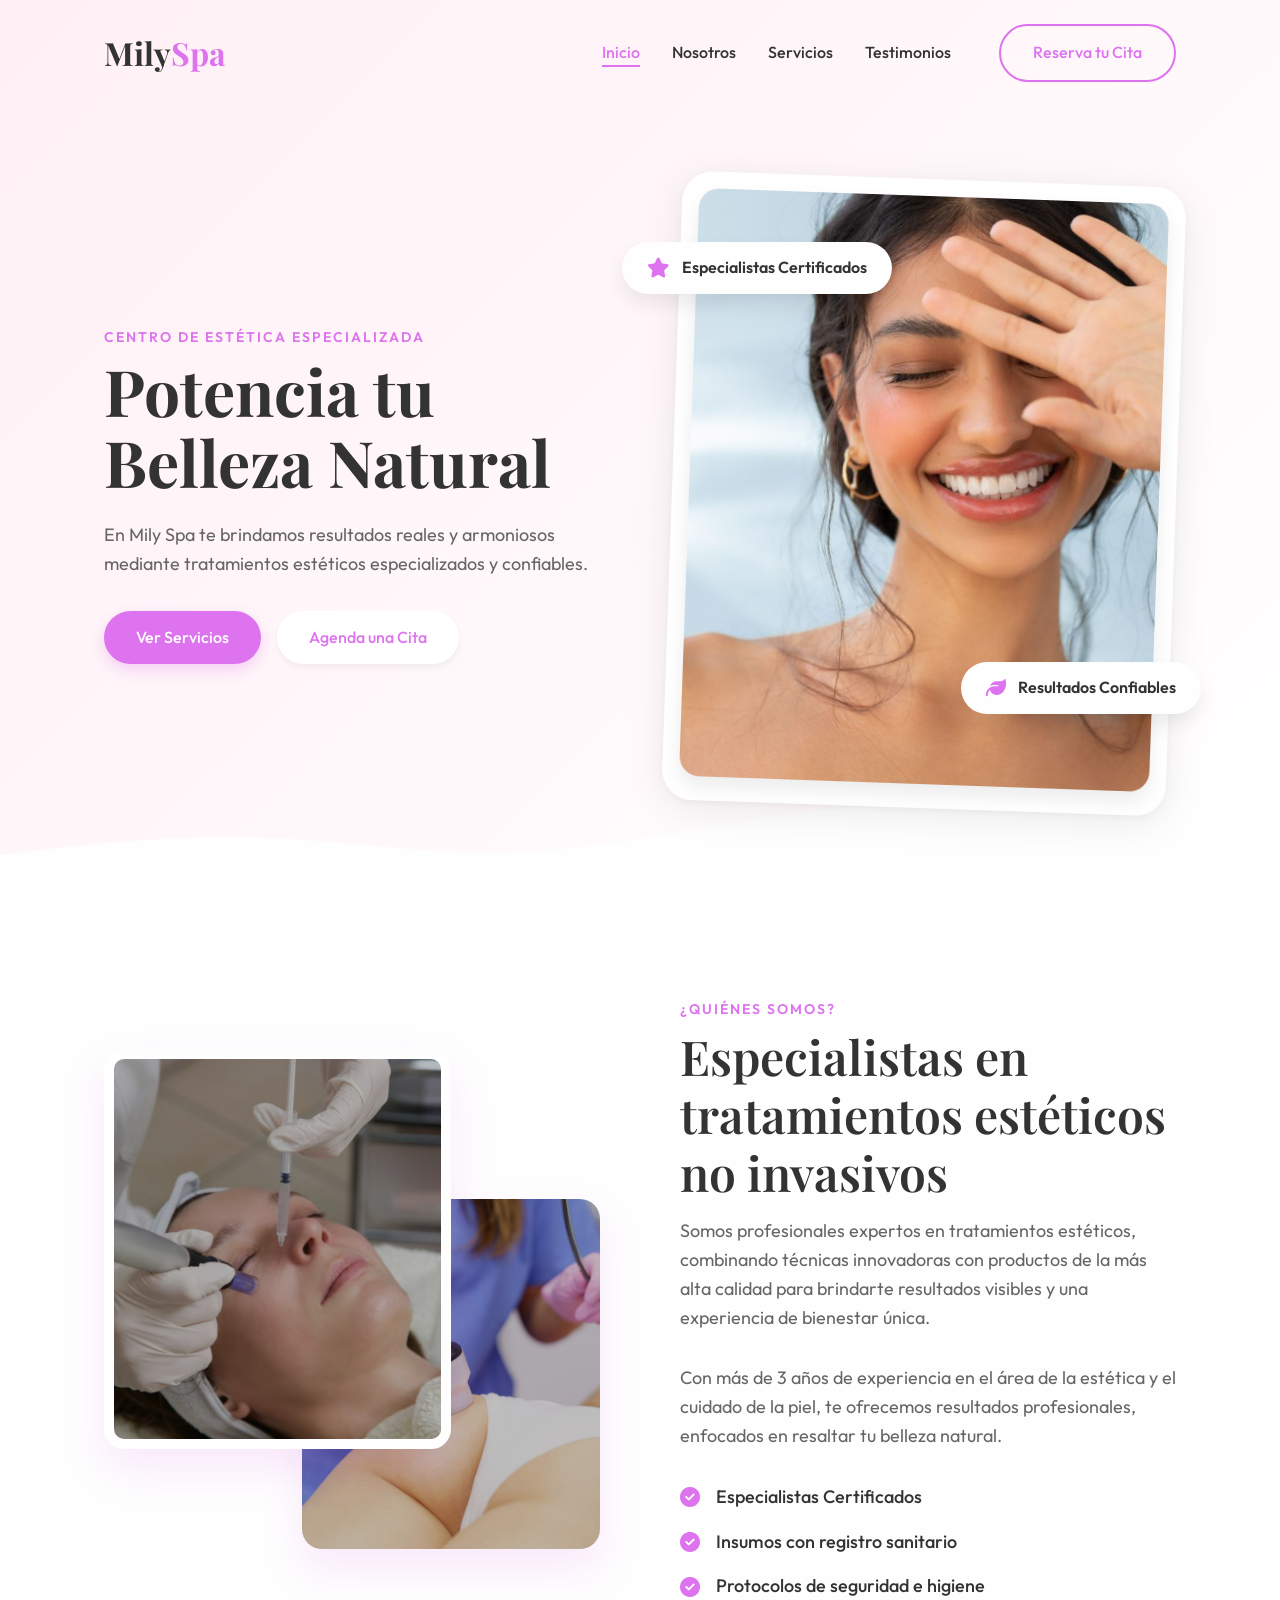
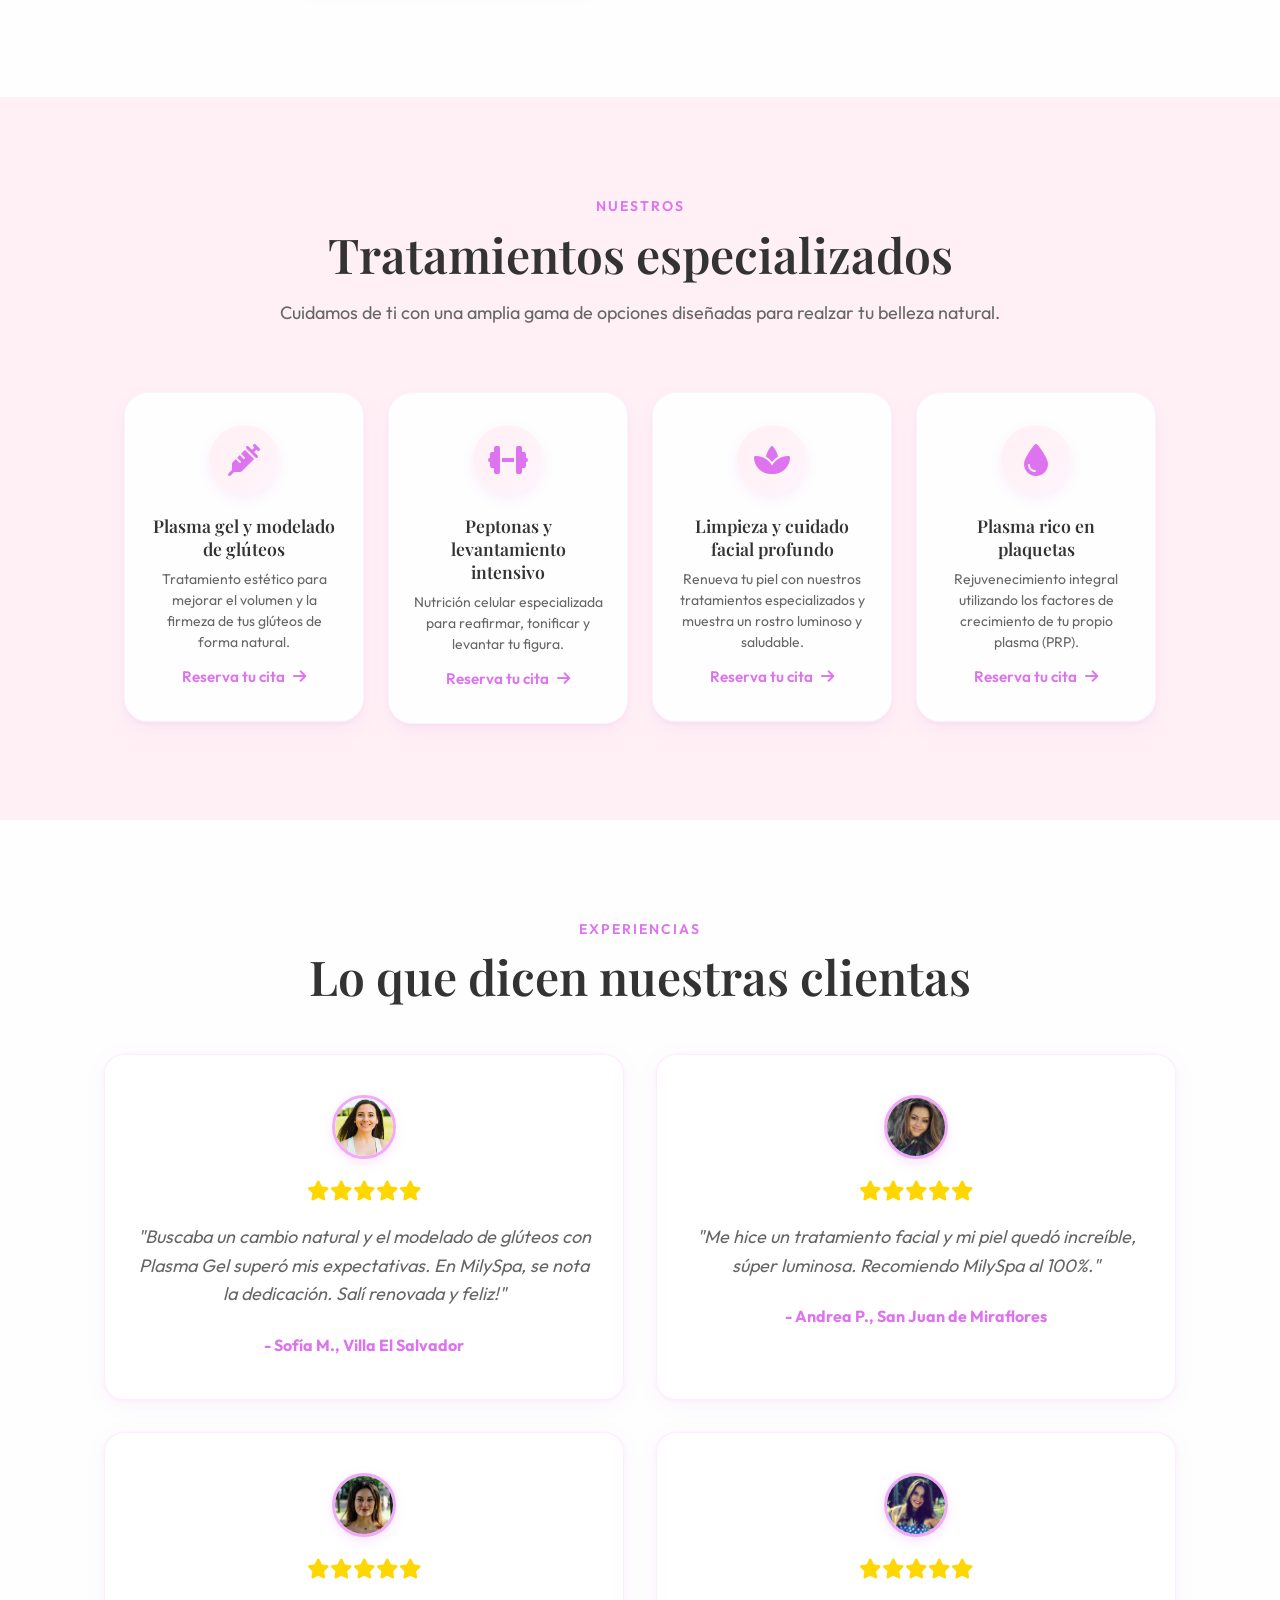
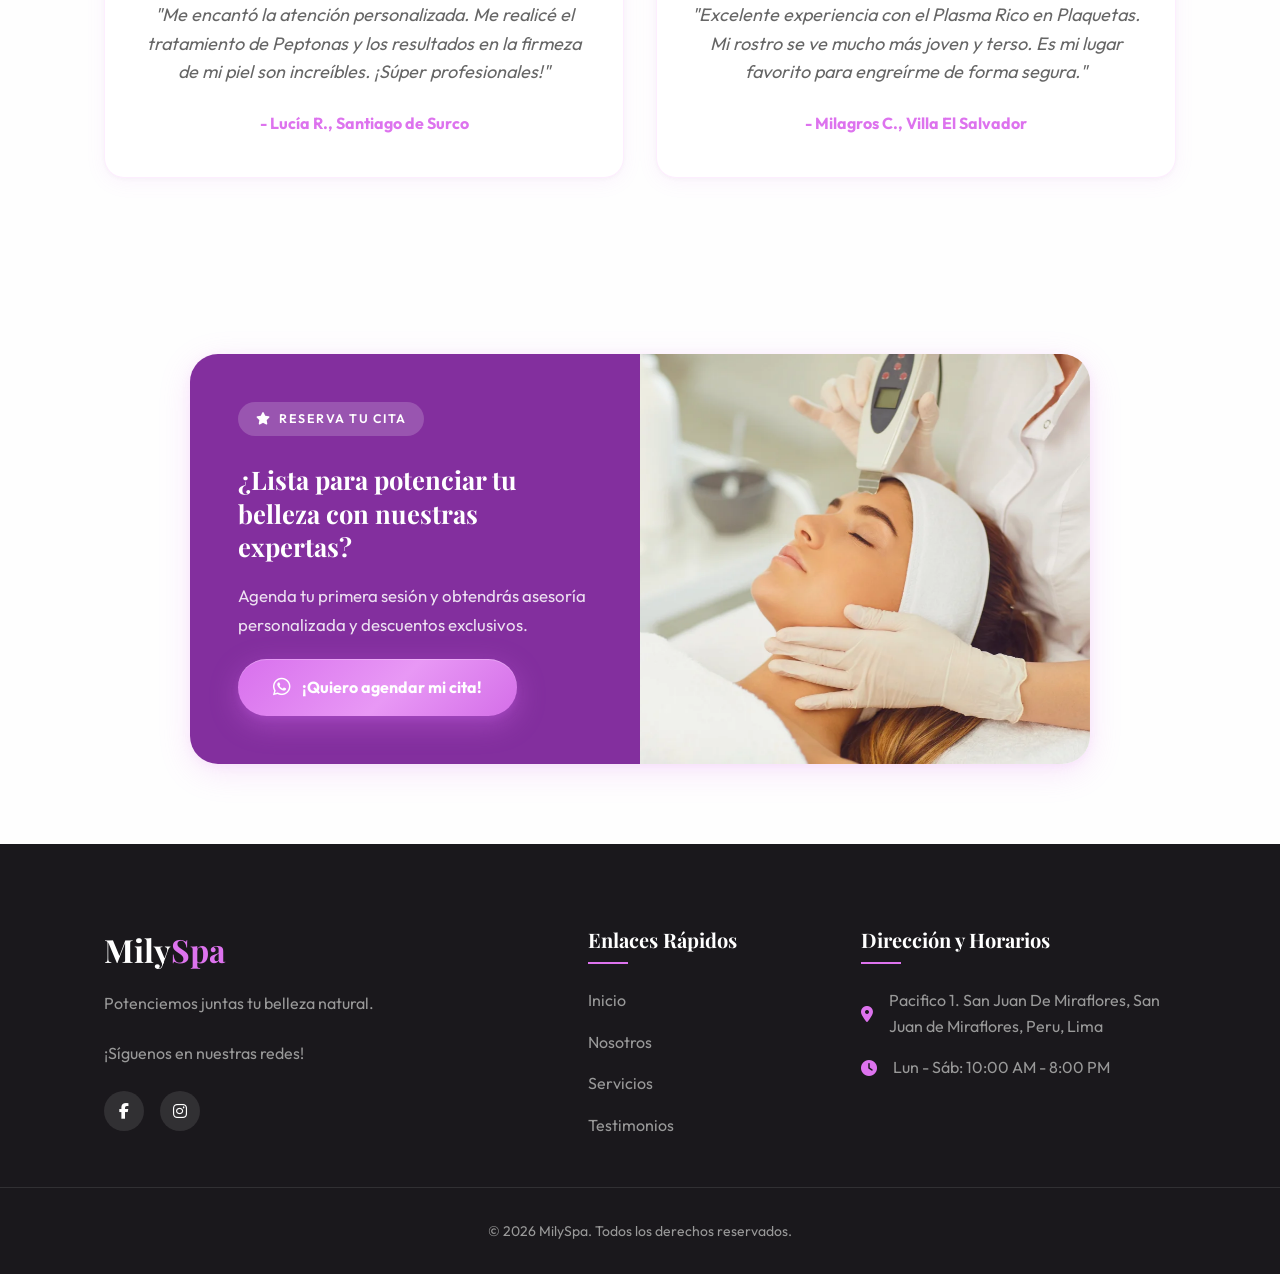
<file: index.html>
﻿<!DOCTYPE html>
<html lang="es">

<head>
    <meta charset="UTF-8">
    <meta name="viewport" content="width=device-width, initial-scale=1.0">
    <title>MilySpa | Centro de Estética especializada en San Juan de Miraflores</title>
    <meta name="description"
        content="Centro de estética especializado en procedimientos no invasivos en San Juan de Miraflores. Potencia tu belleza natural con atención profesional.">
    
    <!-- Favicons -->
    <link rel="icon" type="image/x-icon" href="img/favicon.ico">
    <link rel="icon" type="image/png" sizes="16x16" href="img/favicon-16x16.png">
    <link rel="icon" type="image/png" sizes="32x32" href="img/favicon-32x32.png">
    <link rel="icon" type="image/png" sizes="96x96" href="img/favicon-96x96.png">
    <!-- Apple Touch Icons -->
    <link rel="apple-touch-icon" href="img/apple-icon.png">
    <link rel="apple-touch-icon" sizes="57x57" href="img/apple-icon-57x57.png">
    <link rel="apple-touch-icon" sizes="60x60" href="img/apple-icon-60x60.png">
    <link rel="apple-touch-icon" sizes="72x72" href="img/apple-icon-72x72.png">
    <link rel="apple-touch-icon" sizes="76x76" href="img/apple-icon-76x76.png">
    <link rel="apple-touch-icon" sizes="114x114" href="img/apple-icon-114x114.png">
    <link rel="apple-touch-icon" sizes="120x120" href="img/apple-icon-120x120.png">
    <link rel="apple-touch-icon" sizes="144x144" href="img/apple-icon-144x144.png">
    <link rel="apple-touch-icon" sizes="152x152" href="img/apple-icon-152x152.png">
    <link rel="apple-touch-icon" sizes="180x180" href="img/apple-icon-180x180.png">
    <!-- Android / PWA -->
    <link rel="icon" type="image/png" sizes="36x36" href="img/android-icon-36x36.png">
    <link rel="icon" type="image/png" sizes="48x48" href="img/android-icon-48x48.png">
    <link rel="icon" type="image/png" sizes="72x72" href="img/android-icon-72x72.png">
    <link rel="icon" type="image/png" sizes="96x96" href="img/android-icon-96x96.png">
    <link rel="icon" type="image/png" sizes="144x144" href="img/android-icon-144x144.png">
    <link rel="icon" type="image/png" sizes="192x192" href="img/android-icon-192x192.png">
    <!-- Windows Tiles -->
    <meta name="msapplication-TileImage" content="img/ms-icon-144x144.png">
    <meta name="msapplication-TileColor" content="#832F9E">
    <meta name="msapplication-config" content="img/browserconfig.xml">
    <meta name="theme-color" content="#832F9E">
    <link rel="manifest" href="img/manifest.json">
    
    <!-- Preload LCP image -->
    <link rel="preload" as="image" href="img/hero-ambiente-milyspa.jpg" fetchpriority="high">

    <!-- Google tag (gtag.js) -->
    <script async src="https://www.googletagmanager.com/gtag/js?id=G-R5RX2D87QV"></script>
    <script>
        window.dataLayer = window.dataLayer || [];
        function gtag(){dataLayer.push(arguments);}
        gtag('js', new Date());

        gtag('config', 'G-R5RX2D87QV');
    </script>
    
    <!-- Google Fonts -->
    <link rel="preconnect" href="https://fonts.googleapis.com">
    <link rel="preconnect" href="https://fonts.gstatic.com" crossorigin>
    <link rel="preload" as="style" href="https://fonts.googleapis.com/css2?family=Outfit:wght@300;400;500;600&family=Playfair+Display:ital,wght@0,400;0,600;0,700;1,400&display=swap">
    <link rel="stylesheet" media="print" onload="this.media='all'" href="https://fonts.googleapis.com/css2?family=Outfit:wght@300;400;500;600&family=Playfair+Display:ital,wght@0,400;0,600;0,700;1,400&display=swap">
    <noscript><link rel="stylesheet" href="https://fonts.googleapis.com/css2?family=Outfit:wght@300;400;500;600&family=Playfair+Display:ital,wght@0,400;0,600;0,700;1,400&display=swap"></noscript>
    <!-- FontAwesome -->
    <link rel="preload" as="style" href="https://cdnjs.cloudflare.com/ajax/libs/font-awesome/6.4.0/css/all.min.css">
    <link rel="stylesheet" media="print" onload="this.media='all'" href="https://cdnjs.cloudflare.com/ajax/libs/font-awesome/6.4.0/css/all.min.css">
    <noscript><link rel="stylesheet" href="https://cdnjs.cloudflare.com/ajax/libs/font-awesome/6.4.0/css/all.min.css"></noscript>
    <!-- Custom CSS -->
    <link rel="stylesheet" href="styles.css">

    <!-- FontAwesome -->
    <link rel="preload" as="style" href="https://cdnjs.cloudflare.com/ajax/libs/font-awesome/6.4.0/css/all.min.css">
    <link rel="stylesheet" media="print" onload="this.media='all'" href="https://cdnjs.cloudflare.com/ajax/libs/font-awesome/6.4.0/css/all.min.css">
    <noscript><link rel="stylesheet" href="https://cdnjs.cloudflare.com/ajax/libs/font-awesome/6.4.0/css/all.min.css"></noscript>
    <!-- Custom CSS -->
    <link rel="stylesheet" href="styles.css">
</head>

<body>
    <header class="header" id="header">
        <div class="container header-container">
            <a href="#" class="logo">Mily<span>Spa</span></a>
            <nav class="nav-menu" id="nav-menu">
                <ul class="nav-list">
                    <li><a href="#inicio" class="nav-link active">Inicio</a></li>
                    <li><a href="#nosotros" class="nav-link">Nosotros</a></li>
                    <li><a href="#servicios" class="nav-link">Servicios</a></li>
                    <li><a href="#testimonios" class="nav-link">Testimonios</a></li>
                </ul>
                <a href="#contacto" class="btn btn-outline nav-btn">Reserva tu Cita</a>
            </nav>
            <button class="menu-toggle" id="menu-toggle" type="button" aria-label="Abrir menú" aria-expanded="false" aria-controls="nav-menu">
                <i class="fas fa-bars"></i>
            </button>
        </div>
    </header>

    <main>
        <!-- Hero Section -->
        <section class="hero" id="inicio">
            <div class="container hero-container">
                <div class="hero-content">
                    <span class="subtitle">Centro de estética especializada</span>
                    <h1 class="title"> Potencia tu Belleza Natural </h1>
                    <p class="description">
                        En Mily Spa te brindamos resultados reales y armoniosos mediante tratamientos estéticos
                        especializados y confiables.
                    </p>
                    <div class="hero-btns">
                        <a href="#servicios" class="btn btn-primary">Ver Servicios</a>
                        <a href="#contacto" class="btn btn-secondary">Agenda una Cita</a>
                    </div>
                </div>
                <div class="hero-image">
                    <div class="image-wrapper glass">
                        <!-- High quality image representing the aesthetic -->
                        <img src="img/hero-ambiente-milyspa.jpg" alt="Ambiente MilySpa Tratamiento Relajante" fetchpriority="high">
                    </div>
                    <div class="floating-badge badge-1 glass">
                        <i class="fas fa-star"></i>
                        <span>Especialistas Certificados</span>
                    </div>
                    <div class="floating-badge badge-2 glass">
                        <i class="fas fa-leaf"></i>
                        <span>Resultados Confiables</span>
                    </div>
                </div>
            </div>
            <!-- Custom curved separator -->
            <div class="hero-shape">
                <svg viewBox="0 0 1440 320" preserveAspectRatio="none">
                    <path fill="#FEFEFE" fill-opacity="1"
                        d="M0,224L48,213.3C96,203,192,181,288,186.7C384,192,480,224,576,218.7C672,213,768,171,864,144C960,117,1056,107,1152,112C1248,117,1344,139,1392,149.3L1440,160L1440,320L1392,320C1344,320,1248,320,1152,320C1056,320,960,320,864,320C768,320,672,320,576,320C480,320,384,320,288,320C192,320,96,320,48,320L0,320Z">
                    </path>
                </svg>
            </div>
        </section>

        <!-- About Section -->
        <section class="about" id="nosotros">
            <div class="container about-container">
                <div class="about-images">
                    <img src="img/tratamiento-plasma-rico.jpg" alt="Tratamiento Facial MilySpa" class="about-img-1" loading="lazy">
                    <img src="img/modelado-gluteos-plasma.jpg" alt="Masaje Relajante" class="about-img-2" loading="lazy">
                </div>
                <div class="about-content">
                    <span class="section-subtitle">¿Quiénes Somos?</span>
                    <h2 class="section-title">Especialistas  en  tratamientos  estéticos  no  invasivos</h2>
                    <p class="section-text">
                        Somos profesionales expertos en tratamientos estéticos, combinando
                        técnicas innovadoras con productos de la más alta calidad para brindarte resultados visibles y
                        una experiencia de bienestar única.
                    </p>
                    <p class="section-text">
                        Con más de 3 años de experiencia en el área de la estética y el cuidado de la piel, te ofrecemos resultados profesionales, enfocados en resaltar tu belleza natural.
                    </p>
                    <ul class="about-features">
                        <li><i class="fas fa-check-circle"></i> Especialistas Certificados</li>
                        <li><i class="fas fa-check-circle"></i> Insumos con registro sanitario</li>
                        <li><i class="fas fa-check-circle"></i> Protocolos de seguridad e higiene</li>
                    </ul>
                </div>
            </div>
        </section>

        <!-- Services Section -->
        <section class="services" id="servicios">
            <div class="container">
                <div class="section-header center">
                    <span class="section-subtitle">NuestroS</span>
                    <h2 class="section-title">Tratamientos especializados</h2>
                    <p class="section-description">Cuidamos de ti con una amplia gama de opciones diseñadas para realzar
                        tu belleza natural.</p>
                </div>

                <div class="services-grid">
                    <div class="service-card glass">
                        <div class="service-icon">
                            <i class="fas fa-syringe"></i>
                        </div>
                        <h3>Plasma gel y modelado de glúteos</h3>
                        <p>Tratamiento estético para mejorar el volumen y la firmeza de tus glúteos de forma natural.</p>
                        <a href="#contacto" class="service-link">Reserva tu cita <i class="fas fa-arrow-right"></i></a>
                    </div>

                    <div class="service-card glass">
                        <div class="service-icon">
                            <i class="fas fa-dumbbell"></i>
                        </div>
                        <h3>Peptonas y levantamiento intensivo</h3>
                        <p>Nutrición celular especializada para reafirmar, tonificar y levantar tu figura.</p>
                        <a href="#contacto" class="service-link">Reserva tu cita <i class="fas fa-arrow-right"></i></a>
                    </div>

                    <div class="service-card glass">
                        <div class="service-icon">
                            <i class="fas fa-spa"></i>
                        </div>
                        <h3>Limpieza y cuidado facial profundo</h3>
                        <p>Renueva tu piel con nuestros tratamientos especializados y muestra un rostro luminoso y saludable.</p>
                        <a href="#contacto" class="service-link">Reserva tu cita <i class="fas fa-arrow-right"></i></a>
                    </div>

                    <div class="service-card glass">
                        <div class="service-icon">
                            <i class="fas fa-droplet"></i>
                        </div>
                        <h3>Plasma rico en plaquetas</h3>
                        <p>Rejuvenecimiento integral utilizando los factores de crecimiento de tu propio plasma (PRP).
                        </p>
                        <a href="#contacto" class="service-link">Reserva tu cita <i class="fas fa-arrow-right"></i></a>
                    </div>
                </div>
            </div>
        </section>

        <!-- Testimonials Section -->
        <section class="testimonials" id="testimonios">
            <div class="container">
                <div class="section-header center">
                    <span class="section-subtitle">Experiencias</span>
                    <h2 class="section-title">Lo que dicen nuestras clientas</h2>
                </div>
                <div class="testimonial-grid">
                    <div class="testimonial-card">
                        <img src="img/testimonios%204.webp" alt="Avatar Sofía" class="testimonial-avatar">
                        <div class="stars">
                            <i class="fas fa-star"></i><i class="fas fa-star"></i><i class="fas fa-star"></i><i
                                class="fas fa-star"></i><i class="fas fa-star"></i>
                        </div>
                        <p>"Buscaba un cambio natural y el modelado de glúteos con Plasma Gel superó mis expectativas.
                            En MilySpa, se nota la dedicación. Salí renovada y feliz!"</p>
                        <h4>- Sofía M., Villa El Salvador</h4>
                    </div>
                    <div class="testimonial-card">
                        <img src="img/testimonios%202.webp" alt="Avatar Andrea" class="testimonial-avatar">
                        <div class="stars">
                            <i class="fas fa-star"></i><i class="fas fa-star"></i><i class="fas fa-star"></i><i
                                class="fas fa-star"></i><i class="fas fa-star"></i>
                        </div>
                        <p>"Me hice un tratamiento facial y mi piel quedó increíble, súper luminosa. Recomiendo MilySpa
                            al 100%."</p>
                        <h4>- Andrea P., San Juan de Miraflores</h4>
                    </div>
                    <div class="testimonial-card">
                        <img src="img/testimonios%203.webp" alt="Avatar Lucía" class="testimonial-avatar">
                        <div class="stars">
                            <i class="fas fa-star"></i><i class="fas fa-star"></i><i class="fas fa-star"></i><i
                                class="fas fa-star"></i><i class="fas fa-star"></i>
                        </div>
                        <p>"Me encantó la atención personalizada. Me realicé el tratamiento de Peptonas y los resultados en la firmeza de mi piel son increíbles. ¡Súper profesionales!"</p>
                        <h4>- Lucía R., Santiago de Surco</h4>
                    </div>
                    <div class="testimonial-card">
                        <img src="img/testimonios%201.webp" alt="Avatar Milagros" class="testimonial-avatar">
                        <div class="stars">
                            <i class="fas fa-star"></i><i class="fas fa-star"></i><i class="fas fa-star"></i><i
                                class="fas fa-star"></i><i class="fas fa-star"></i>
                        </div>
                        <p>"Excelente experiencia con el Plasma Rico en Plaquetas. Mi rostro se ve mucho más joven y terso. Es mi lugar favorito para engreírme de forma segura."</p>
                        <h4>- Milagros C., Villa El Salvador</h4>
                    </div>
                </div>
            </div>
        </section>

        <!-- CTA Section -->
        <section class="cta" id="contacto">
            <div class="container">
                <div class="cta-container reveal">
                    <div class="cta-content glass-dark">
                        <span class="section-subtitle"><i class="fas fa-star"></i> Reserva tu cita</span>
                        <h2>¿Lista para potenciar tu belleza con nuestras expertas?</h2>
                        <p class="cta-subheading">Agenda tu primera sesión y obtendrás asesoría personalizada y descuentos exclusivos.</p>
                        <a href="https://api.whatsapp.com/send?phone=51977728546&text=Hola%2C%20quiero%20agendar%20mi%20primera%20sesi%C3%B3n%20en%20MilySpa."
                            target="_blank" rel="noopener noreferrer" class="cta-btn-pro">
                            <i class="fab fa-whatsapp"></i> ¡Quiero agendar mi cita!
                        </a>
                    </div>
                    <div class="cta-image">
                        <img src="img/expertasmily.webp" alt="Cosmetóloga MilySpa" loading="lazy">
                    </div>
                </div>
            </div>
        </section>
    </main>

    <footer class="footer">
        <div class="container footer-container">
            <div class="footer-brand">
                <a href="#" class="logo">Mily<span>Spa</span></a>
                <p>Potenciemos juntas tu belleza natural.</p>
                <p>¡Síguenos en nuestras redes!</p>
                <div class="social-links">
                    <a href="https://www.facebook.com/MILYSPAOFICIAL/#" aria-label="Facebook"><i
                            class="fab fa-facebook-f"></i></a>
                    <a href="https://www.instagram.com/milyspa1/" aria-label="Instagram" target="_blank" rel="noopener noreferrer"><i
                            class="fab fa-instagram"></i></a>

                </div>
            </div>

            <div class="footer-links">
                <h3>Enlaces Rápidos</h3>
                <ul>
                    <li><a href="#inicio">Inicio</a></li>
                    <li><a href="#nosotros">Nosotros</a></li>
                    <li><a href="#servicios">Servicios</a></li>
                    <li><a href="#testimonios">Testimonios</a></li>
                </ul>
            </div>

            <div class="footer-contact">
                <h3>Dirección y Horarios</h3>
                <ul>
                    <li><i class="fas fa-map-marker-alt"></i> Pacifico 1. San Juan De Miraflores, San Juan de
                        Miraflores, Peru, Lima</li>

                    <li><i class="fas fa-clock"></i> Lun - Sáb: 10:00 AM - 8:00 PM</li>
                </ul>
            </div>
        </div>
        <div class="footer-bottom">
            <p>&copy; 2026 MilySpa. Todos los derechos reservados.</p>
        </div>
    </footer>

    <script src="script.js" defer></script>


</body>

</html>
</file>
<file: styles.css>
/* --- CSS Reset and Variables --- */
:root {
    --primary: #DD73EE;
    /* Brand Pink/Purple */
    --primary-light: #F2A9F9;
    --primary-dark: hsl(292, 63%, 58%);
    --secondary: #FFF0F5;
    /* Lavender blush, soft background */
    --background: #FEFEFE;
    /* Brand White */
    --text-main: #333333;
    --text-light: #666666;
    --heading-font: 'Playfair Display', serif;
    --body-font: 'Outfit', sans-serif;

    --transition: all 0.3s cubic-bezier(0.25, 0.8, 0.25, 1);
    --transition-smooth: all 0.6s cubic-bezier(0.33, 1, 0.68, 1);
    --shadow-sm: 0 4px 6px rgba(0, 0, 0, 0.05);
    --shadow-md: 0 10px 20px rgba(0, 0, 0, 0.08);
    --shadow-lg: 0 20px 40px rgba(221, 115, 238, 0.15);
}

* {
    margin: 0;
    padding: 0;
    box-sizing: border-box;
}

html {
    scroll-behavior: smooth;
    font-size: 16px;
}

body {
    font-family: var(--body-font);
    background-color: var(--background);
    color: var(--text-main);
    line-height: 1.6;
    overflow-x: hidden;
}

/* --- Typography --- */
h1,
h2,
h3,
h4,
.logo {
    font-family: var(--heading-font);
    color: var(--text-main);
}

.title {
    font-size: clamp(2.5rem, 5vw, 4.5rem);
    line-height: 1.1;
    font-weight: 700;
    margin-bottom: 1.5rem;
}

.section-title {
    font-size: clamp(2rem, 4vw, 3rem);
    font-weight: 600;
    margin-bottom: 1rem;
    line-height: 1.2;
}

.subtitle,
.section-subtitle {
    font-family: var(--body-font);
    color: var(--primary);
    font-weight: 600;
    letter-spacing: 2px;
    text-transform: uppercase;
    font-size: 0.875rem;
    display: inline-block;
    margin-bottom: 0.5rem;
}

.description,
.section-text,
.section-description {
    color: var(--text-light);
    font-size: 1.125rem;
    margin-bottom: 2rem;
}

a {
    text-decoration: none;
    color: inherit;
    transition: var(--transition);
}

ul {
    list-style: none;
}

/* --- Layout Utilities --- */
.container {
    width: 100%;
    max-width: 1200px;
    margin: 0 auto;
    padding: 0 5%;
}

.center {
    text-align: center;
}

.glass {
    background: rgba(254, 254, 254, 0.7);
    backdrop-filter: blur(10px);
    -webkit-backdrop-filter: blur(10px);
    border: 1px solid rgba(254, 254, 254, 0.5);
    border-radius: 20px;
    box-shadow: var(--shadow-md);
}

.glass-dark {
    background-color: #9b3db8;
}

/* --- Buttons --- */
.btn {
    display: inline-flex;
    align-items: center;
    justify-content: center;
    padding: 0.875rem 2rem;
    border-radius: 50px;
    font-family: var(--body-font);
    font-weight: 500;
    font-size: 1rem;
    cursor: pointer;
    transition: background-color 0.3s ease, transform 0.3s ease, box-shadow 0.3s ease, color 0.3s ease;
    border: none;
    gap: 0.5rem;
}

.btn-primary {
    background-color: #DD73EE;
    color: white;
    box-shadow: 0 6px 15px rgba(221, 115, 238, 0.30);
}

.btn-primary:hover {
    background-color: #C652D8;
    transform: translateY(-3px);
    box-shadow: 0 10px 20px rgba(221, 115, 238, 0.40);
    color: white;
}

.btn-secondary {
    background-color: white;
    color: #DD73EE;
    box-shadow: var(--shadow-sm);
}

.btn-secondary:hover {
    transform: translateY(-3px);
    box-shadow: var(--shadow-md);
}

.btn-outline {
    background-color: transparent;
    border: 2px solid #DD73EE;
    color: #DD73EE;
    animation: navBtnPulse 2.8s ease-in-out 2s infinite;
}

@keyframes navBtnPulse {
    0%   { transform: scale(1);    box-shadow: 0 0 0 0 rgba(221, 115, 238, 0.5); }
    50%  { transform: scale(1.05); box-shadow: 0 0 0 8px rgba(221, 115, 238, 0); }
    100% { transform: scale(1);    box-shadow: 0 0 0 0 rgba(221, 115, 238, 0); }
}

.btn-outline:hover {
    background-color: #DD73EE;
    color: white;
    animation: none;
}

.btn-large {
    padding: 1rem 2.5rem;
    font-size: 1.125rem;
}

/* --- Header & Nav --- */
.header {
    position: fixed;
    top: 0;
    left: 0;
    width: 100%;
    z-index: 1000;
    transition: background-color 0.3s ease, box-shadow 0.3s ease, padding 0.3s ease;
    padding: 1.5rem 0;
}

.header.scrolled {
    background-color: rgba(254, 254, 254, 0.95);
    backdrop-filter: blur(10px);
    padding: 1rem 0;
    box-shadow: var(--shadow-sm);
}

.header-container {
    display: flex;
    justify-content: space-between;
    align-items: center;
}

.logo {
    font-size: 2rem;
    font-weight: 700;
    color: var(--text-main);
}

.logo span {
    color: var(--primary);
}

.nav-menu {
    display: flex;
    align-items: center;
    gap: 3rem;
}

.nav-list {
    display: flex;
    gap: 2rem;
}

.nav-link {
    font-weight: 500;
    color: var(--text-main);
    position: relative;
    transition: color 0.3s ease;
}

.nav-link::after {
    content: '';
    position: absolute;
    bottom: -5px;
    left: 0;
    width: 0;
    height: 2px;
    background-color: var(--primary);
    transition: width 0.3s ease;
}

.nav-link:hover::after,
.nav-link.active::after {
    width: 100%;
}

.nav-link:hover,
.nav-link.active {
    color: var(--primary);
}

.menu-toggle {
    display: none;
    font-size: 1.5rem;
    color: var(--text-main);
    cursor: pointer;
    background: none;
    border: none;
    padding: 0.5rem;
    line-height: 1;
}

/* --- Hero Section --- */
.hero {
    position: relative;
    padding-top: 5.5rem;
    /* header offset */
    min-height: 100vh;
    display: flex;
    align-items: center;
    background: linear-gradient(135deg, var(--secondary) 0%, #FFFFFF 100%);
    overflow: hidden;
}

.hero-container {
    display: grid;
    grid-template-columns: 1fr 1fr;
    gap: 4rem;
    align-items: center;
    position: relative;
    z-index: 2;
}

.hero-content {
    opacity: 0;
    transform: translateY(40px);
    animation: heroFadeUp 1s ease-out 0.3s forwards;
    will-change: transform, opacity;
}

.hero-content .subtitle {
    opacity: 0;
    transform: translateY(20px);
    animation: fadeUpStagger 0.8s ease-out 0.5s forwards;
}

.hero-content .title {
    opacity: 0;
    transform: translateY(20px);
    animation: fadeUpStagger 0.8s ease-out 0.7s forwards;
}

.hero-content .description {
    opacity: 0;
    transform: translateY(20px);
    animation: fadeUpStagger 0.8s ease-out 0.9s forwards;
}

.hero-content .hero-btns {
    opacity: 0;
    transform: translateY(20px);
    animation: fadeUpStagger 0.8s ease-out 1.1s forwards;
}

@keyframes heroFadeUp {
    to {
        opacity: 1;
        transform: translateY(0);
    }
}

@keyframes fadeUpStagger {
    to {
        opacity: 1;
        transform: translateY(0);
    }
}

.hero-btns {
    display: flex;
    gap: 1rem;
    margin-top: 2rem;
}

.hero-image {
    position: relative;
    opacity: 0;
    transform: scale(0.95) translateY(30px);
    animation: imageZoomIn 1s ease-out 0.6s forwards;
    will-change: transform, opacity;
}

@keyframes imageZoomIn {
    to {
        opacity: 1;
        transform: scale(1) translateY(0);
    }
}

.image-wrapper {
    position: relative;
    border-radius: 30px;
    padding: 1rem;
    background: #ffffff;
    box-shadow: 0 8px 40px rgba(0, 0, 0, 0.08), 0 2px 10px rgba(0, 0, 0, 0.05);
    transform: rotate(2deg);
    transition: var(--transition-smooth);
}

.image-wrapper:hover {
    transform: rotate(0deg) scale(1.02);
    box-shadow: 0 30px 60px rgba(221, 115, 238, 0.2);
}

.image-wrapper img {
    width: 100%;
    height: auto;
    border-radius: 20px;
    object-fit: cover;
    aspect-ratio: 4/5;
    box-shadow: var(--shadow-md);
}

.floating-badge {
    position: absolute;
    display: flex;
    align-items: center;
    gap: 0.75rem;
    padding: 0.75rem 1.5rem;
    border-radius: 50px;
    font-weight: 600;
    color: var(--text-main);
    background-color: var(--background);
    z-index: 3;
    animation: float 4s ease-in-out infinite;
    opacity: 0;
}

.badge-1 {
    animation: float 4s ease-in-out infinite, badgeFadeIn 0.8s ease-out 1.2s forwards;
}

.badge-2 {
    animation: float 4s ease-in-out infinite, badgeFadeIn 0.8s ease-out 1.4s forwards;
    animation-delay: 2s, 1.4s;
}

@keyframes badgeFadeIn {
    to {
        opacity: 1;
    }
}

.floating-badge i {
    color: var(--primary);
    font-size: 1.25rem;
}

.badge-1 {
    top: 10%;
    left: -10%;
}

.badge-2 {
    bottom: 15%;
    right: -5%;
}

@keyframes float {

    0%,
    100% {
        transform: translateY(0);
    }

    50% {
        transform: translateY(-15px);
    }
}

.hero-shape {
    position: absolute;
    bottom: 0;
    left: 0;
    width: 100%;
    line-height: 0;
    z-index: 1;
}

.hero-shape svg {
    display: block;
    width: 100%;
    height: 150px;
}

/* --- About Section --- */
.about {
    padding: 6rem 0;
    background-color: var(--background);
    position: relative;
}

.about-container {
    display: grid;
    grid-template-columns: 1fr 1fr;
    gap: 5rem;
    align-items: center;
}

/* Scroll animations for about section */
.about-images,
.about-content {
    opacity: 0;
    transform: translateY(40px);
    transition: var(--transition-smooth);
}

.about-images.animate-in {
    opacity: 1;
    transform: translateY(0);
}

.about-content.animate-in {
    opacity: 1;
    transform: translateY(0);
    transition-delay: 0.2s;
}

.about-content .section-subtitle,
.about-content .section-title,
.about-content .section-text {
    opacity: 0;
    transform: translateY(20px);
    transition: var(--transition-smooth);
}

.about-content.animate-in .section-subtitle {
    opacity: 1;
    transform: translateY(0);
    transition-delay: 0.3s;
}

.about-content.animate-in .section-title {
    opacity: 1;
    transform: translateY(0);
    transition-delay: 0.4s;
}

.about-content.animate-in .section-text {
    opacity: 1;
    transform: translateY(0);
    transition-delay: 0.5s;
}

.about-images {
    position: relative;
    height: 500px;
}

.about-img-1,
.about-img-2 {
    position: absolute;
    border-radius: 20px;
    box-shadow: var(--shadow-lg);
    object-fit: cover;
    transition: var(--transition-smooth);
}

.about-img-1 {
    width: 70%;
    height: 80%;
    top: 0;
    left: 0;
    z-index: 2;
    border: 10px solid var(--background);
}

.about-img-2 {
    width: 60%;
    height: 70%;
    bottom: 0;
    right: 0;
    z-index: 1;
}

.about-img-1:hover {
    transform: scale(1.05) translateY(-5px);
    box-shadow: 0 25px 50px rgba(221, 115, 238, 0.2);
    z-index: 3;
}

.about-img-2:hover {
    transform: scale(1.05) translateY(-5px);
    box-shadow: 0 25px 50px rgba(221, 115, 238, 0.2);
    z-index: 3;
}

.about-features {
    margin-top: 2rem;
    display: grid;
    grid-template-columns: 1fr;
    gap: 1rem;
}

.about-features li {
    display: flex;
    align-items: center;
    gap: 1rem;
    font-weight: 500;
    font-size: 1.125rem;
}

.about-features i {
    color: var(--primary);
    font-size: 1.25rem;
}

/* --- Services Section --- */
.services {
    padding: 6rem 0;
    background-color: var(--secondary);
}

/* Section header animations */
.section-header {
    opacity: 0;
    transform: translateY(30px);
    transition: var(--transition-smooth);
}

.section-header.animate-in {
    opacity: 1;
    transform: translateY(0);
}

.section-header .section-subtitle {
    opacity: 0;
    transform: translateY(15px);
    transition: var(--transition-smooth);
}

.section-header.animate-in .section-subtitle {
    opacity: 1;
    transform: translateY(0);
    transition-delay: 0.1s;
}

.section-header .section-title {
    opacity: 0;
    transform: translateY(15px);
    transition: var(--transition-smooth);
}

.section-header.animate-in .section-title {
    opacity: 1;
    transform: translateY(0);
    transition-delay: 0.2s;
}

.section-header .section-description {
    opacity: 0;
    transform: translateY(15px);
    transition: var(--transition-smooth);
}

.section-header.animate-in .section-description {
    opacity: 1;
    transform: translateY(0);
    transition-delay: 0.3s;
}

.services-grid {
    display: grid;
    grid-template-columns: repeat(4, minmax(200px, 240px));
    gap: 1.5rem;
    margin-top: 4rem;
    justify-content: center;
}

.service-card {
    padding: 2rem 1.5rem;
    text-align: center;
    transition: all 0.4s cubic-bezier(0.25, 0.8, 0.25, 1);
    background-color: rgba(254, 254, 254, 0.95);
    aspect-ratio: 1 / 1;
    display: flex;
    flex-direction: column;
    justify-content: center;
    align-items: center;
    border-radius: 24px;
    border: 1px solid rgba(221, 115, 238, 0.08);
    box-shadow: 0 8px 16px rgba(221, 115, 238, 0.08), 0 2px 4px rgba(0, 0, 0, 0.04);
    opacity: 0;
    transform: translateY(30px);
    animation: fadeUp 0.8s ease-out forwards;
    animation-play-state: paused;
}

@keyframes fadeUp {
    to {
        opacity: 1;
        transform: translateY(0);
    }
}

.service-card:nth-child(1) { animation-delay: 0.1s; }
.service-card:nth-child(2) { animation-delay: 0.2s; }
.service-card:nth-child(3) { animation-delay: 0.3s; }
.service-card:nth-child(4) { animation-delay: 0.4s; }

.service-card:hover {
    transform: translateY(-12px) scale(1.02);
    border-color: rgba(221, 115, 238, 0.2);
    box-shadow: 0 20px 40px rgba(221, 115, 238, 0.18), 0 8px 16px rgba(0, 0, 0, 0.08);
    background-color: rgba(254, 254, 254, 1);
}

.service-icon {
    width: 70px;
    height: 70px;
    background: linear-gradient(135deg, var(--secondary) 0%, #FFF5FA 100%);
    border-radius: 50%;
    display: flex;
    align-items: center;
    justify-content: center;
    margin: 0 auto 1.25rem;
    color: var(--primary);
    font-size: 2rem;
    transition: all 0.4s cubic-bezier(0.25, 0.8, 0.25, 1);
    box-shadow: 0 4px 12px rgba(221, 115, 238, 0.12);
}

.service-card:hover .service-icon {
    background: linear-gradient(135deg, var(--primary) 0%, var(--primary-dark) 100%);
    color: white;
    transform: scale(1.3) rotate(5deg);
    box-shadow: 0 12px 28px rgba(221, 115, 238, 0.45);
}

.service-card h3 {
    font-size: 1.1rem;
    margin-bottom: 0.5rem;
    line-height: 1.3;
    font-weight: 600;
    color: var(--text-main);
    transition: color 0.3s ease;
}

.service-card:hover h3 {
    color: var(--primary);
}

.service-card p {
    color: var(--text-light);
    margin-bottom: 0.75rem;
    font-size: 0.875rem;
    line-height: 1.5;
}

.service-link {
    color: var(--primary);
    font-weight: 600;
    display: inline-flex;
    align-items: center;
    gap: 0.5rem;
    font-size: 0.95rem;
    margin-top: auto;
}

.service-link i {
    transition: transform 0.3s ease;
}

.service-link:hover i {
    transform: translateX(5px);
}

/* --- Testimonials Section --- */
.testimonials {
    padding: 6rem 0;
    background-color: var(--background);
}

.testimonial-grid {
    display: grid;
    grid-template-columns: repeat(2, 1fr);
    gap: 2rem;
    margin-top: 3rem;
}

.testimonial-card {
    background-color: #ffffff;
    border-radius: 20px;
    padding: 2.5rem 2rem;
    text-align: center;
    transition: transform 0.4s ease, box-shadow 0.4s ease, background-color 0.4s ease, opacity 0.6s cubic-bezier(0.33, 1, 0.68, 1);
    opacity: 0;
    transform: translateY(40px);
    box-shadow: 0 4px 20px rgba(221, 115, 238, 0.08), 0 1px 6px rgba(0,0,0,0.04);
    border: 1px solid rgba(242, 169, 249, 0.20);
}

.testimonial-card.animate-in {
    opacity: 1;
    transform: translateY(0);
}

.testimonial-card:nth-child(1).animate-in { transition-delay: 0.1s; }
.testimonial-card:nth-child(2).animate-in { transition-delay: 0.2s; }
.testimonial-card:nth-child(3).animate-in { transition-delay: 0.3s; }
.testimonial-card:nth-child(4).animate-in { transition-delay: 0.4s; }

.testimonial-card:hover {
    box-shadow: 0 20px 40px rgba(221, 115, 238, 0.15);
    transform: translateY(-8px) scale(1.01);
    background-color: rgba(255, 240, 245, 0.9);
}

.testimonial-avatar {
    width: 64px;
    height: 64px;
    border-radius: 50%;
    object-fit: cover;
    display: block;
    margin: 0 auto 1rem;
    border: 3px solid var(--primary-light);
    box-shadow: 0 4px 12px rgba(221, 115, 238, 0.18);
}

.stars {
    color: #FFD700;
    margin-bottom: 1rem;
    font-size: 1.25rem;
}

.testimonial-card p {
    font-style: italic;
    color: var(--text-light);
    margin-bottom: 1.5rem;
    font-size: 1.125rem;
}

.testimonial-card h4 {
    color: var(--primary);
    font-family: var(--body-font);
}

/* --- CTA Section --- */
.cta {
    padding: 5rem 0;
    background-color: var(--background);
    display: flex;
    align-items: center;
    justify-content: center;
    min-height: 500px;
}

@keyframes fadeInUp {
    from { opacity: 0; transform: translateY(30px); }
    to   { opacity: 1; transform: translateY(0); }
}

/* Contenedor dos columnas */
.cta-container {
    display: grid;
    grid-template-columns: 1fr 1fr;
    align-items: stretch;
    min-height: 380px;
    opacity: 1;
    border-radius: 28px;
    overflow: hidden;
    background: #ffffff;
    box-shadow: 0 8px 32px rgba(221, 115, 238, 0.18), 0 2px 10px rgba(221, 115, 238, 0.10);
    transition: transform 0.4s cubic-bezier(0.25, 0.8, 0.25, 1), box-shadow 0.4s ease;
    max-width: 900px;
    margin: 0 auto;
}

.cta-container:hover {
    box-shadow: 0 30px 70px rgba(221, 115, 238, 0.32), 0 8px 24px rgba(130, 47, 158, 0.18);
    transform: translateY(-8px) scale(1.02);
}

.cta-container.reveal.animate-in {
    animation: fadeInUp 1s ease-out forwards;
}

/* Columna izquierda */
.cta-content {
    padding: 3rem 3rem;
    display: flex;
    flex-direction: column;
    justify-content: center;
    align-items: flex-start;
    gap: 1.2rem;
    text-align: left;
    background-color: #832F9E;
    flex: 1;
}

.cta-content .section-subtitle {
    display: inline-flex;
    align-items: center;
    gap: 0.5rem;
    background-color: rgba(255, 255, 255, 0.18);
    color: #ffffff;
    font-size: 0.78rem;
    letter-spacing: 1.5px;
    padding: 0.45rem 1.1rem;
    border-radius: 50px;
    font-weight: 600;
    text-transform: uppercase;
}

.cta-content h2 {
    font-family: var(--heading-font);
    font-size: clamp(1.3rem, 2vw, 1.6rem);
    font-weight: 700;
    color: #ffffff;
    line-height: 1.3;
}

.cta-subheading {
    font-family: var(--body-font);
    font-size: 1.05rem;
    font-weight: 400;
    color: rgba(255, 255, 255, 0.85);
    line-height: 1.7;
    max-width: 360px;
}

/* Botón WhatsApp */
@keyframes waBell {
    0%,100% { transform: rotate(0deg)   scale(1); }
    8%       { transform: rotate(18deg)  scale(1.15); }
    16%      { transform: rotate(-16deg) scale(1.18); }
    24%      { transform: rotate(14deg)  scale(1.12); }
    32%      { transform: rotate(-10deg) scale(1.08); }
    40%      { transform: rotate(6deg)   scale(1.04); }
    56%      { transform: rotate(0deg)   scale(1); }
}

.cta-btn-pro {
    display: inline-flex;
    align-items: center;
    gap: 0.65rem;
    background: linear-gradient(135deg, #D870ED 0%, #E898F5 55%, #D46EE8 100%);
    color: #ffffff;
    font-family: var(--body-font);
    font-weight: 700;
    font-size: 1rem;
    padding: 1rem 2.2rem;
    border-radius: 50px;
    text-decoration: none;
    width: fit-content;
    box-shadow: 0 4px 6px rgba(180, 80, 210, 0.25), 0 8px 28px rgba(216, 112, 237, 0.38), inset 0 1px 0 rgba(255,255,255,0.25);
    transition: transform 0.25s ease, box-shadow 0.25s ease, filter 0.25s ease;
}

.cta-btn-pro i {
    font-size: 1.25rem;
    color: #ffffff;
    animation: waBell 2.8s ease-in-out 1.5s infinite;
    transform-origin: top center;
    display: inline-block;
}

.cta-btn-pro:hover {
    filter: brightness(1.07);
    transform: translateY(-4px);
    box-shadow: 0 4px 6px rgba(180, 80, 210, 0.20), 0 16px 40px rgba(216, 112, 237, 0.50), inset 0 1px 0 rgba(255,255,255,0.30);
    color: #ffffff;
}

.cta-btn-pro:hover i {
    animation: none;
    transform: rotate(-12deg) scale(1.2);
}

/* Columna derecha: imagen */
.cta-image {
    overflow: visible;
    position: relative;
    align-self: stretch;
}

.cta-image img {
    position: absolute;
    inset: 0;
    width: 100%;
    height: 100%;
    object-fit: cover;
    object-position: center top;
    display: block;
}

/* --- Footer --- */
.footer {
    background-color: #1A181C;
    /* Dark theme footer */
    color: #FFFFFF;
    padding: 5rem 0 2rem;
}

.footer-container {
    display: grid;
    grid-template-columns: 2fr 1fr 1.5fr;
    gap: 4rem;
    margin-bottom: 3rem;
}

.footer-brand .logo {
    color: white;
    margin-bottom: 1rem;
    display: inline-block;
}

.footer-brand p {
    color: #999999;
    margin-bottom: 1.5rem;
    max-width: 300px;
}

.social-links {
    display: flex;
    gap: 1rem;
}

.social-links a {
    display: inline-flex;
    align-items: center;
    justify-content: center;
    width: 40px;
    height: 40px;
    border-radius: 50%;
    background-color: rgba(255, 255, 255, 0.1);
    color: white;
    transition: background-color 0.3s ease, transform 0.3s ease;
}

.social-links a:hover {
    background-color: var(--primary);
    transform: translateY(-3px);
}

.footer h3 {
    font-family: var(--heading-font);
    font-size: 1.25rem;
    margin-bottom: 1.5rem;
    position: relative;
    padding-bottom: 0.5rem;
    color: white;
}

.footer h3::after {
    content: '';
    position: absolute;
    bottom: 0;
    left: 0;
    width: 40px;
    height: 2px;
    background-color: var(--primary);
}

.footer-links ul,
.footer-contact ul {
    display: flex;
    flex-direction: column;
    gap: 1rem;
}

.footer-links a {
    color: #999999;
    transition: color 0.3s ease, padding-left 0.3s ease;
}

.footer-links a:hover {
    color: var(--primary);
    padding-left: 5px;
}

.footer-contact li {
    display: flex;
    align-items: center;
    gap: 1rem;
    color: #999999;
}

.footer-contact i {
    color: var(--primary);
}

.footer-bottom {
    text-align: center;
    padding-top: 2rem;
    border-top: 1px solid rgba(255, 255, 255, 0.1);
    color: #999999;
    font-size: 0.875rem;
}

/* --- Media Queries --- */
@media (max-width: 992px) {
    .header {
        padding: 1rem 0;
    }

    .hero-container,
    .about-container,
    .footer-container {
        grid-template-columns: 1fr;
        gap: 3rem;
    }

    .hero-content {
        text-align: center;
        order: 1;
    }

    .hero-btns {
        justify-content: center;
    }

    .hero-image {
        order: 2;
        max-width: 500px;
        margin: 0 auto;
    }

    .badge-1 {
        left: 0;
    }

    .badge-2 {
        right: 0;
    }

    .about-images {
        height: 400px;
        order: 2;
    }

    .about-content {
        order: 1;
    }

    .services-grid {
        grid-template-columns: repeat(2, minmax(200px, 240px));
        justify-content: center;
    }

    .cta-container {
        padding: 3rem 1.5rem;
    }
}

@media (max-width: 768px) {
    .nav-menu {
        position: fixed;
        top: 0;
        right: 0;
        width: 80%;
        max-width: 400px;
        height: 100vh;
        background-color: rgba(254, 254, 254, 0.98);
        flex-direction: column;
        justify-content: center;
        align-items: center;
        transform: translateX(100%);
        transition: transform 0.3s ease;
        box-shadow: -5px 0 15px rgba(0, 0, 0, 0.1);
        z-index: 999;
        overflow-y: auto;
    }

    .nav-menu.active {
        transform: translateX(0);
    }

    .nav-list {
        flex-direction: column;
        align-items: center;
        gap: 2rem;
        margin-bottom: 2rem;
    }

    .menu-toggle {
        display: block;
        position: relative;
        z-index: 1001;
        /* Above nav menu */
        touch-action: manipulation;
    }

    .hero-btns {
        flex-direction: column;
        align-items: center;
        gap: 0.85rem;
    }

    /* No forzar width 100% — se override correctamente en 480px */
    .hero-btns .btn {
        width: 100%;
        max-width: 320px;
    }

    .testimonial-grid {
        grid-template-columns: 1fr;
        gap: 1.5rem;
        padding: 0;
    }

    .testimonial-card {
        margin: 0 auto;
        max-width: 100%;
    }

    .services-grid {
        grid-template-columns: 1fr;
        padding: 0;
    }

    .service-card {
        max-width: 100%;
        margin: 0 auto;
    }

    .container {
        padding: 0 1rem;
    }

    /* CTA mobile */
    .cta {
        padding: 4rem 0;
    }

    .cta-container {
        grid-template-columns: 1fr;
        min-height: unset;
        border-radius: 20px;
        background:
            linear-gradient(160deg, #fdf8fe 0%, #faeefe 50%, #fdf5fe 100%);
        border-image: none;
        border: 1px solid #E2B4D8;
        box-shadow: 0 8px 32px rgba(221, 115, 238, 0.22), 0 2px 10px rgba(221, 115, 238, 0.12);
    }

    .cta-container::before {
        display: none;
    }

    .cta-content {
        position: relative;
        z-index: 1;
        padding: 2rem 1.5rem;
        display: flex;
        flex-direction: column;
        justify-content: center;
        align-items: center;
        gap: 1rem;
        text-align: center;
        background-color: transparent;
        border-radius: 0;
    }

    .cta-content .section-subtitle {
        background-color: rgba(131, 47, 158, 0.12);
        color: #832F9E;
    }

    .cta-content h2 {
        color: #333333;
    }

    .cta-subheading {
        color: #666666;
    }

    .cta-subheading {
        font-size: 0.95rem;
        margin-bottom: 1.75rem;
        max-width: 100%;
    }

    .cta-btn-pro {
        width: 100%;
        justify-content: center;
        padding: 1rem 1.5rem;
    }

    .cta-image {
        display: none;
    }

    .cta {
        padding: 3rem 0;
    }

    .section-title {
        font-size: clamp(1.75rem, 5vw, 2.5rem);
    }

    .footer-container {
        gap: 2rem;
    }

    .footer {
        padding: 3rem 0 1.5rem;
    }

    .service-icon {
        width: 60px;
        height: 60px;
        font-size: 1.75rem;
        margin-bottom: 1rem;
    }

    .hero-image {
        max-width: 100%;
    }

    .floating-badge {
        padding: 0.5rem 1rem;
        font-size: 0.75rem;
    }

    .floating-badge i {
        font-size: 1rem;
    }

    .about-features li {
        font-size: 0.95rem;
    }

    .btn-large {
        padding: 0.875rem 1.5rem;
        font-size: 1rem;
    }

    .btn {
        font-size: 0.95rem;
        padding: 0.75rem 1.5rem;
    }

    .nav-btn {
        display: none;
    }

    /* Reducir padding de secciones en móvil */
    .about,
    .services,
    .testimonials {
        padding: 3.5rem 0;
    }

    /* Hero: reducir offset superior */
    .hero {
        padding-top: 5.5rem;
        min-height: auto;
    }

    /* About images: reducir alto en tablets */
    .about-images {
        height: 300px;
    }

    /* Quitar restricción cuadrada en tarjetas de servicio */
    .service-card {
        aspect-ratio: auto;
    }

    /* Footer: colapsar columnas en 1 */
    .footer-container {
        grid-template-columns: 1fr;
    }
}

/* --- Breakpoint teléfonos (≤ 480px) --- */
@media (max-width: 480px) {
    /* Hero más compacto con buena respiración */
    .hero {
        padding-top: 4.25rem;
        padding-bottom: 2rem;
        min-height: auto;
        align-items: flex-start;
    }

    .hero-container {
        gap: 1.75rem;
    }

    .hero-content {
        text-align: center;
    }

    /* Etiqueta superior: espacio arriba y abajo para que respire */
    .hero-content .subtitle {
        margin-top: 1rem;
        margin-bottom: 0.85rem;
        font-size: 0.75rem;
        letter-spacing: 2.5px;
    }

    /* Título principal: tamaño y márgen inferior cómodo */
    .title {
        font-size: clamp(1.9rem, 8vw, 2.55rem);
        line-height: 1.2;
        margin-bottom: 1rem;
    }

    /* Descripción: más aire y tamaño legible */
    .description {
        font-size: 0.97rem;
        line-height: 1.7;
        color: var(--text-light);
        margin-bottom: 0;
        padding: 0 0.25rem;
    }

    /* Botones: pills centrados, NO full-width */
    .hero-btns {
        flex-direction: column;
        align-items: center;
        gap: 0.75rem;
        margin-top: 1.5rem;
    }

    .hero-btns .btn {
        width: auto !important;
        min-width: 190px;
        max-width: 260px;
        padding: 0.7rem 1.75rem;
        font-size: 0.95rem;
    }

    /* Botón secundario: solo borde fino, sin caja blanca pesada */
    .hero-btns .btn-secondary {
        background: transparent;
        box-shadow: none;
        border: 1.5px solid var(--primary);
    }

    /* Imagen sin rotación en mobile */
    .hero-image .image-wrapper {
        transform: rotate(0deg);
    }

    /* Ocultar badges flotantes */
    .floating-badge {
        display: none;
    }

    /* Secciones más compactas */
    .about,
    .services,
    .testimonials {
        padding: 3rem 0;
    }

    .about-images {
        height: 240px;
    }

    .section-description {
        font-size: 1rem;
    }

    .testimonial-card {
        padding: 1.75rem 1.25rem;
    }

    .testimonial-card p {
        font-size: 1rem;
    }

    .footer {
        padding: 2.5rem 0 1.25rem;
    }

    .footer-container {
        gap: 1.5rem;
    }

    .cta {
        padding: 2.5rem 0;
    }
}

/* --- Reduced Motion Accessibility --- */
@media (prefers-reduced-motion: reduce) {
    *,
    *::before,
    *::after {
        animation-duration: 0.01ms !important;
        animation-iteration-count: 1 !important;
        transition-duration: 0.01ms !important;
        scroll-behavior: auto !important;
    }

    .hero-content,
    .hero-image,
    .floating-badge,
    .service-card,
    .testimonial-card,
    .about-images,
    .about-content {
        animation: none !important;
        opacity: 1 !important;
        transform: none !important;
    }
}

/* --- Performance Optimizations --- */
.service-card:hover,
.testimonial-card:hover {
    will-change: transform;
}

/* Disable expensive animations and backdrop-filter on mobile */
@media (max-width: 768px) {
    .header.scrolled {
        backdrop-filter: none;
        -webkit-backdrop-filter: none;
        background-color: rgba(254, 254, 254, 0.97);
    }
    .btn-outline {
        animation: none;
    }
}

/* Respect reduced-motion preferences */
@media (prefers-reduced-motion: reduce) {
    *, *::before, *::after {
        animation-duration: 0.01ms !important;
        animation-iteration-count: 1 !important;
        transition-duration: 0.01ms !important;
    }
}
</file>
